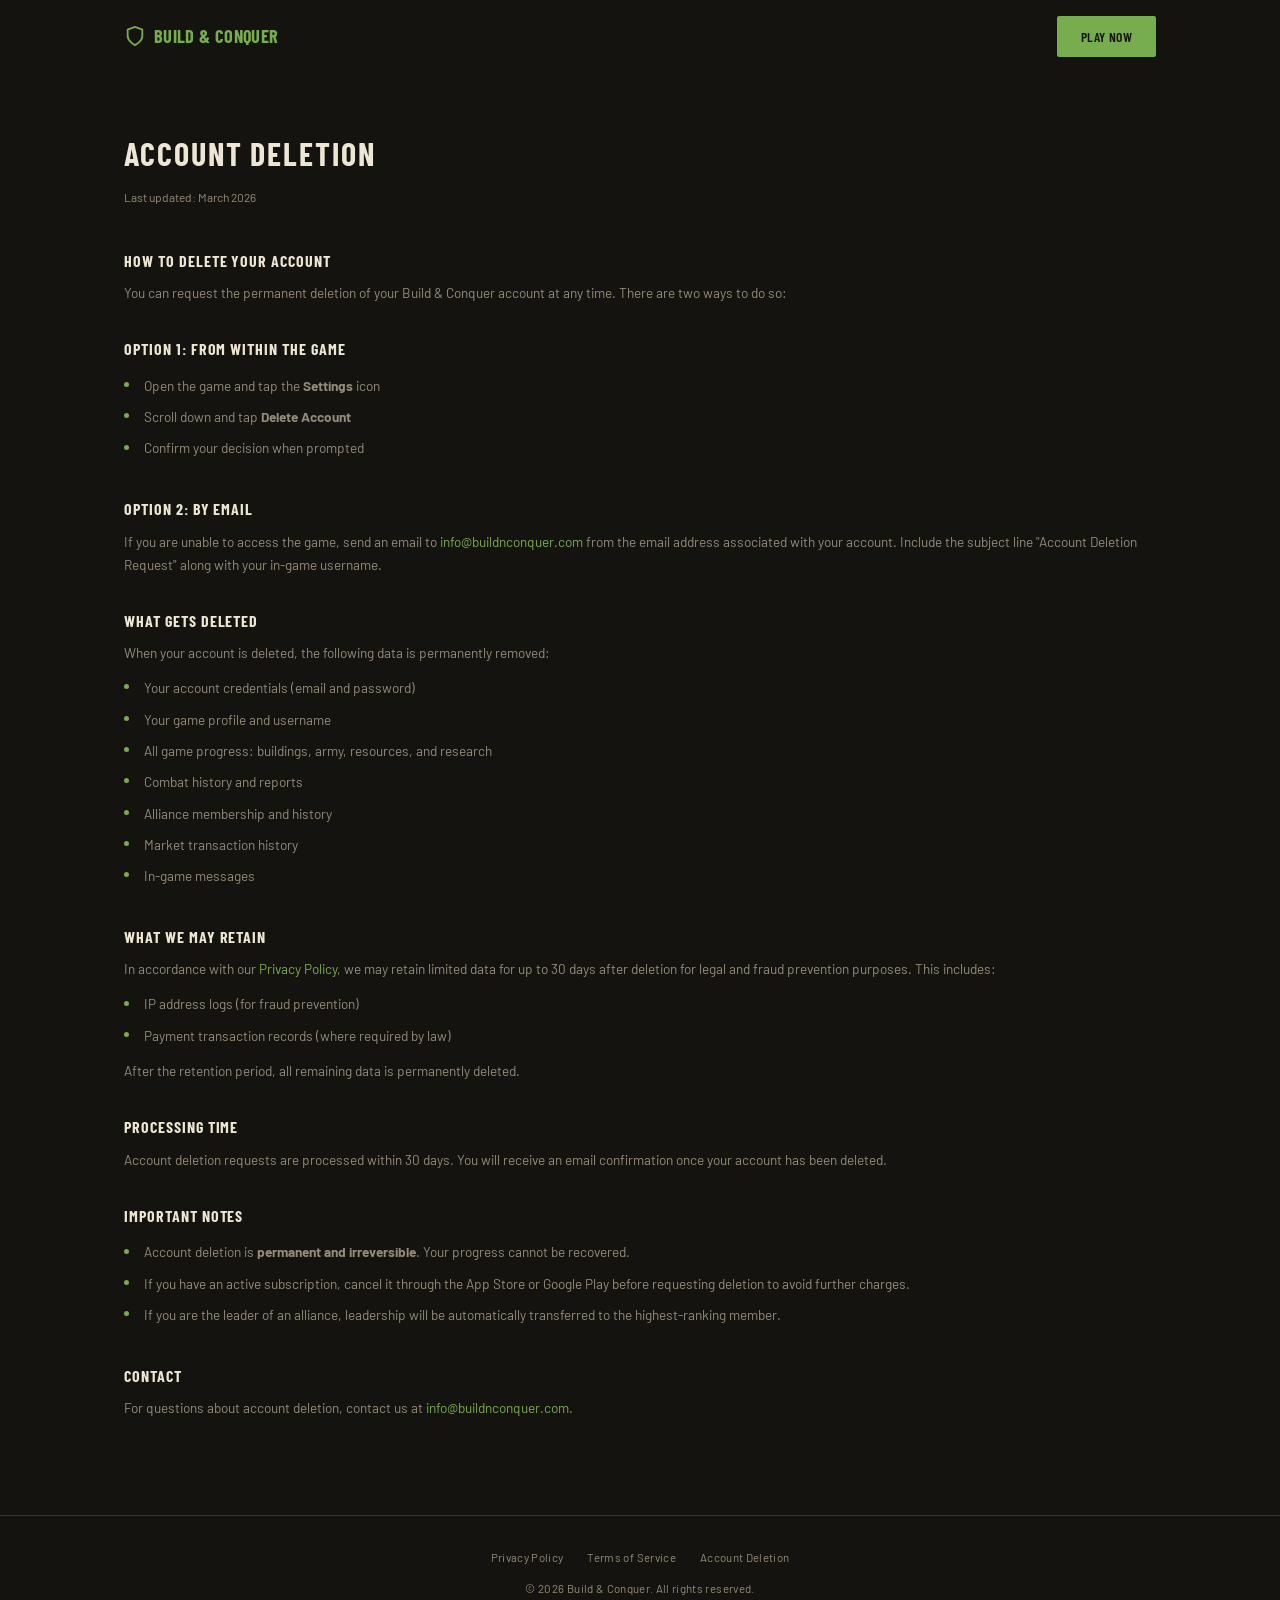
<file: deletion.html>
<!DOCTYPE html>
<html lang="en">
<head>
  <meta charset="UTF-8">
  <meta name="viewport" content="width=device-width, initial-scale=1.0">
  <meta name="theme-color" content="#0f1923">
  <meta name="description" content="Build & Conquer - Account Deletion">
  <title>Account Deletion - Build & Conquer</title>
  <link rel="preconnect" href="https://fonts.googleapis.com">
  <link rel="preconnect" href="https://fonts.gstatic.com" crossorigin>
  <link href="https://fonts.googleapis.com/css2?family=Barlow:wght@400;500;600;700&family=Barlow+Condensed:wght@500;600;700&display=swap" rel="stylesheet">
  <link rel="icon" type="image/png" href="favicon.png">
  <link rel="apple-touch-icon" href="apple-touch-icon.png">
  <link rel="stylesheet" href="styles.css">
</head>
<body>

  <!-- Nav -->
  <nav class="nav scrolled" id="nav">
    <div class="container nav-inner">
      <a href="index.html" class="nav-logo">
        <svg viewBox="0 0 24 24" fill="none" stroke="currentColor" stroke-width="2" stroke-linecap="round" stroke-linejoin="round"><path d="M12 22s8-4 8-10V5l-8-3-8 3v7c0 6 8 10 8 10z"/></svg>
        Build &amp; Conquer
      </a>
      <a href="/register" class="btn btn-cta">Play Now</a>
    </div>
  </nav>

  <main class="legal-content">
    <div class="container">
      <h1>Account Deletion</h1>
      <p class="legal-updated">Last updated: March 2026</p>

      <section>
        <h2>How to Delete Your Account</h2>
        <p>You can request the permanent deletion of your Build & Conquer account at any time. There are two ways to do so:</p>
      </section>

      <section>
        <h2>Option 1: From Within the Game</h2>
        <ul>
          <li>Open the game and tap the <strong>Settings</strong> icon</li>
          <li>Scroll down and tap <strong>Delete Account</strong></li>
          <li>Confirm your decision when prompted</li>
        </ul>
      </section>

      <section>
        <h2>Option 2: By Email</h2>
        <p>If you are unable to access the game, send an email to <a href="mailto:info@buildnconquer.com">info@buildnconquer.com</a> from the email address associated with your account. Include the subject line "Account Deletion Request" along with your in-game username.</p>
      </section>

      <section>
        <h2>What Gets Deleted</h2>
        <p>When your account is deleted, the following data is permanently removed:</p>
        <ul>
          <li>Your account credentials (email and password)</li>
          <li>Your game profile and username</li>
          <li>All game progress: buildings, army, resources, and research</li>
          <li>Combat history and reports</li>
          <li>Alliance membership and history</li>
          <li>Market transaction history</li>
          <li>In-game messages</li>
        </ul>
      </section>

      <section>
        <h2>What We May Retain</h2>
        <p>In accordance with our <a href="privacy.html">Privacy Policy</a>, we may retain limited data for up to 30 days after deletion for legal and fraud prevention purposes. This includes:</p>
        <ul>
          <li>IP address logs (for fraud prevention)</li>
          <li>Payment transaction records (where required by law)</li>
        </ul>
        <p>After the retention period, all remaining data is permanently deleted.</p>
      </section>

      <section>
        <h2>Processing Time</h2>
        <p>Account deletion requests are processed within 30 days. You will receive an email confirmation once your account has been deleted.</p>
      </section>

      <section>
        <h2>Important Notes</h2>
        <ul>
          <li>Account deletion is <strong>permanent and irreversible</strong>. Your progress cannot be recovered.</li>
          <li>If you have an active subscription, cancel it through the App Store or Google Play before requesting deletion to avoid further charges.</li>
          <li>If you are the leader of an alliance, leadership will be automatically transferred to the highest-ranking member.</li>
        </ul>
      </section>

      <section>
        <h2>Contact</h2>
        <p>For questions about account deletion, contact us at <a href="mailto:info@buildnconquer.com">info@buildnconquer.com</a>.</p>
      </section>
    </div>
  </main>

  <!-- Footer -->
  <footer>
    <div class="container">
      <div class="footer-links">
        <a href="privacy.html">Privacy Policy</a>
        <a href="terms.html">Terms of Service</a>
        <a href="deletion.html">Account Deletion</a>
      </div>
      <p>&copy; 2026 Build &amp; Conquer. All rights reserved.</p>
    </div>
  </footer>

  <script>
    const nav = document.getElementById('nav');
    window.addEventListener('scroll', () => {
      nav.classList.toggle('scrolled', window.scrollY > 40);
    }, { passive: true });
  </script>

</body>
</html>
</file>
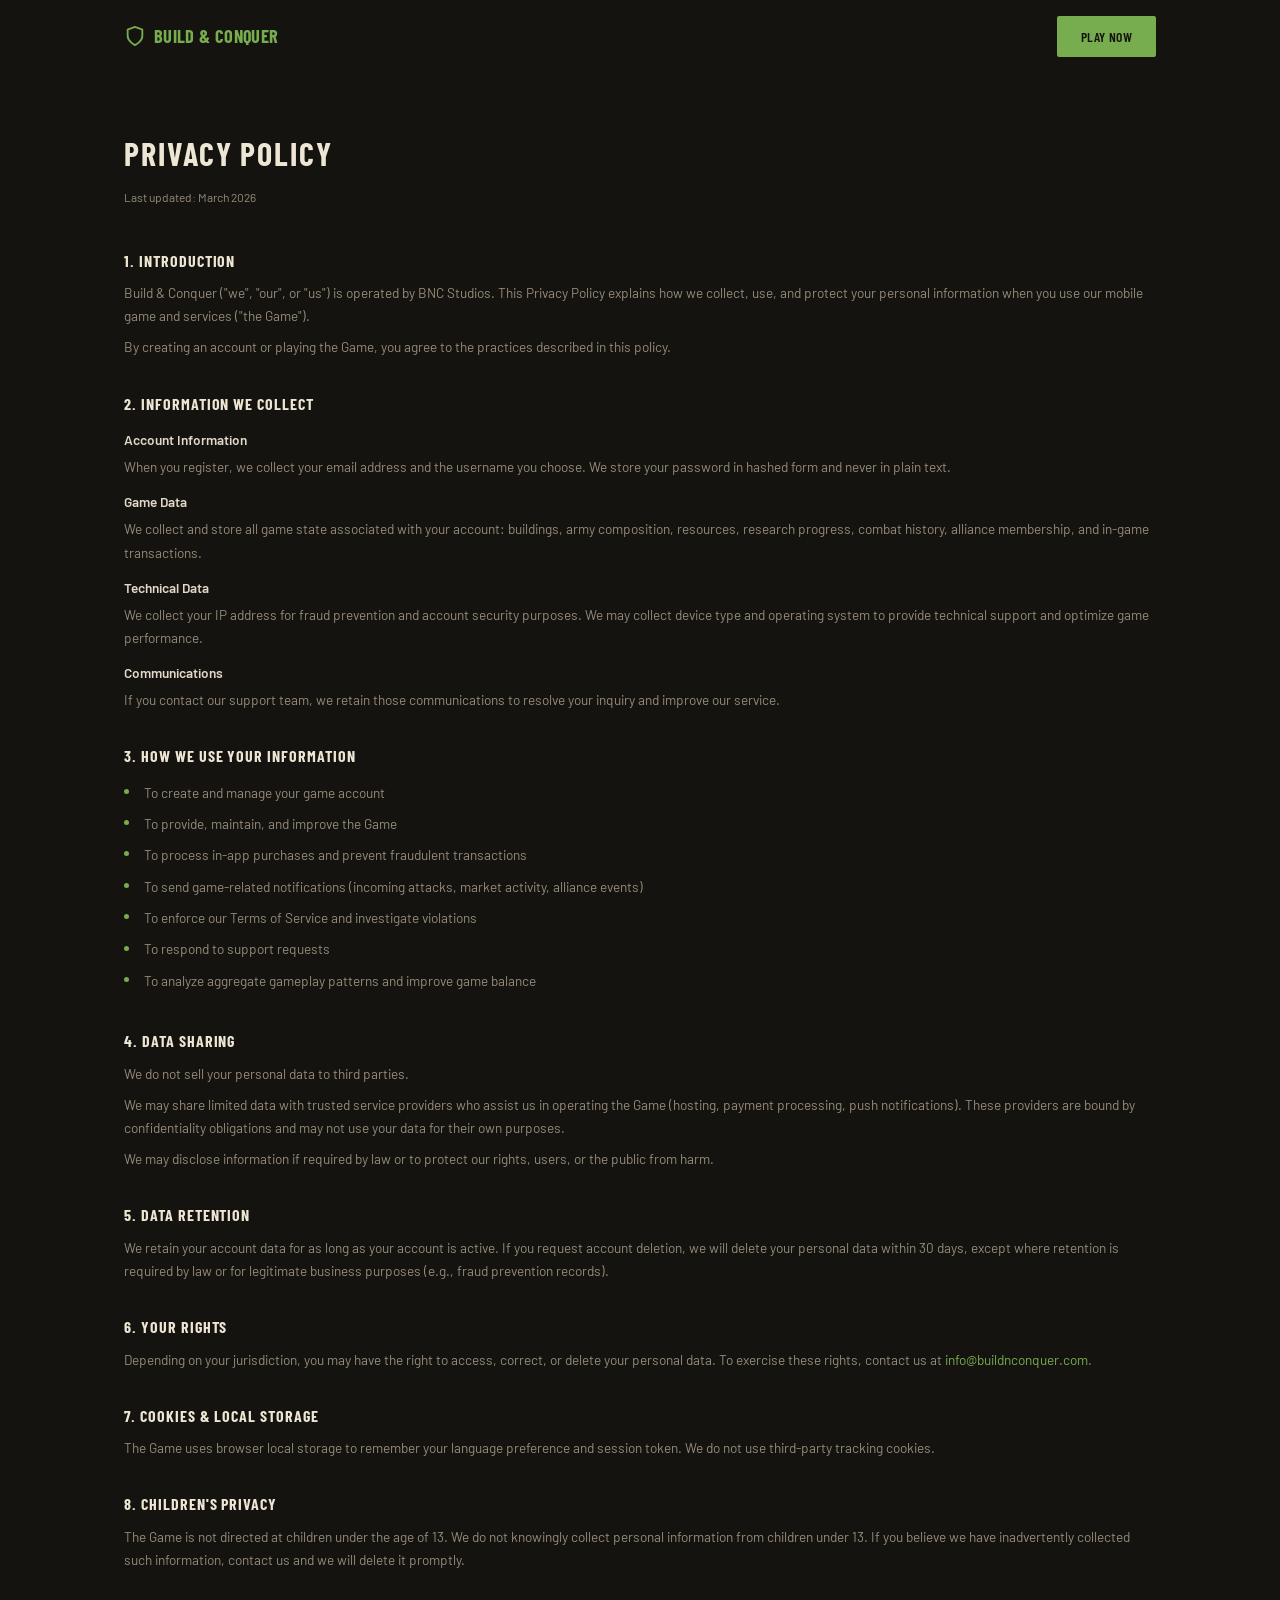
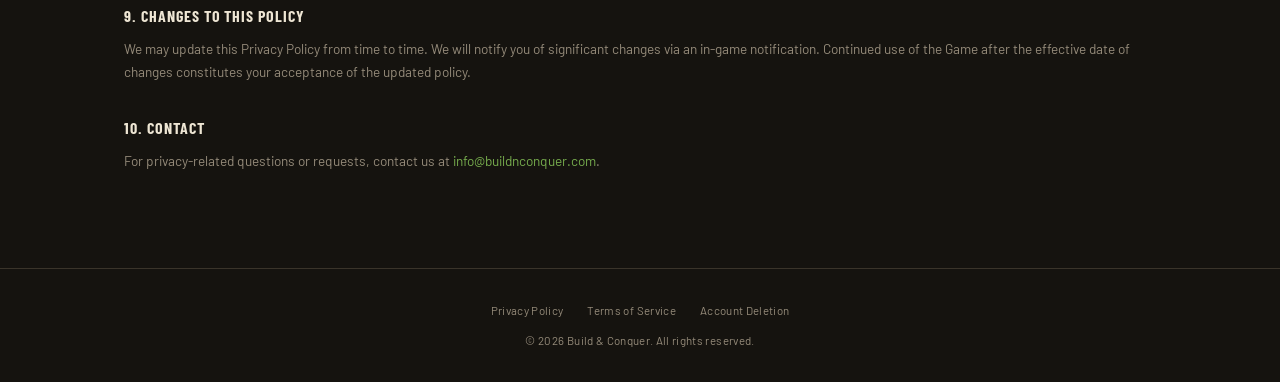
<file: privacy.html>
<!DOCTYPE html>
<html lang="en">
<head>
  <meta charset="UTF-8">
  <meta name="viewport" content="width=device-width, initial-scale=1.0">
  <meta name="theme-color" content="#0f1923">
  <meta name="description" content="Build & Conquer - Privacy Policy">
  <title>Privacy Policy - Build & Conquer</title>
  <link rel="preconnect" href="https://fonts.googleapis.com">
  <link rel="preconnect" href="https://fonts.gstatic.com" crossorigin>
  <link href="https://fonts.googleapis.com/css2?family=Barlow:wght@400;500;600;700&family=Barlow+Condensed:wght@500;600;700&display=swap" rel="stylesheet">
  <link rel="icon" type="image/png" href="favicon.png">
  <link rel="apple-touch-icon" href="apple-touch-icon.png">
  <link rel="stylesheet" href="styles.css">
</head>
<body>

  <!-- Nav -->
  <nav class="nav scrolled" id="nav">
    <div class="container nav-inner">
      <a href="index.html" class="nav-logo">
        <svg viewBox="0 0 24 24" fill="none" stroke="currentColor" stroke-width="2" stroke-linecap="round" stroke-linejoin="round"><path d="M12 22s8-4 8-10V5l-8-3-8 3v7c0 6 8 10 8 10z"/></svg>
        Build &amp; Conquer
      </a>
      <a href="/register" class="btn btn-cta">Play Now</a>
    </div>
  </nav>

  <main class="legal-content">
    <div class="container">
      <h1>Privacy Policy</h1>
      <p class="legal-updated">Last updated: March 2026</p>

      <section>
        <h2>1. Introduction</h2>
        <p>Build & Conquer ("we", "our", or "us") is operated by BNC Studios. This Privacy Policy explains how we collect, use, and protect your personal information when you use our mobile game and services ("the Game").</p>
        <p>By creating an account or playing the Game, you agree to the practices described in this policy.</p>
      </section>

      <section>
        <h2>2. Information We Collect</h2>
        <p class="subtitle">Account Information</p>
        <p>When you register, we collect your email address and the username you choose. We store your password in hashed form and never in plain text.</p>
        <p class="subtitle">Game Data</p>
        <p>We collect and store all game state associated with your account: buildings, army composition, resources, research progress, combat history, alliance membership, and in-game transactions.</p>
        <p class="subtitle">Technical Data</p>
        <p>We collect your IP address for fraud prevention and account security purposes. We may collect device type and operating system to provide technical support and optimize game performance.</p>
        <p class="subtitle">Communications</p>
        <p>If you contact our support team, we retain those communications to resolve your inquiry and improve our service.</p>
      </section>

      <section>
        <h2>3. How We Use Your Information</h2>
        <ul>
          <li>To create and manage your game account</li>
          <li>To provide, maintain, and improve the Game</li>
          <li>To process in-app purchases and prevent fraudulent transactions</li>
          <li>To send game-related notifications (incoming attacks, market activity, alliance events)</li>
          <li>To enforce our Terms of Service and investigate violations</li>
          <li>To respond to support requests</li>
          <li>To analyze aggregate gameplay patterns and improve game balance</li>
        </ul>
      </section>

      <section>
        <h2>4. Data Sharing</h2>
        <p>We do not sell your personal data to third parties.</p>
        <p>We may share limited data with trusted service providers who assist us in operating the Game (hosting, payment processing, push notifications). These providers are bound by confidentiality obligations and may not use your data for their own purposes.</p>
        <p>We may disclose information if required by law or to protect our rights, users, or the public from harm.</p>
      </section>

      <section>
        <h2>5. Data Retention</h2>
        <p>We retain your account data for as long as your account is active. If you request account deletion, we will delete your personal data within 30 days, except where retention is required by law or for legitimate business purposes (e.g., fraud prevention records).</p>
      </section>

      <section>
        <h2>6. Your Rights</h2>
        <p>Depending on your jurisdiction, you may have the right to access, correct, or delete your personal data. To exercise these rights, contact us at <a href="mailto:info@buildnconquer.com">info@buildnconquer.com</a>.</p>
      </section>

      <section>
        <h2>7. Cookies &amp; Local Storage</h2>
        <p>The Game uses browser local storage to remember your language preference and session token. We do not use third-party tracking cookies.</p>
      </section>

      <section>
        <h2>8. Children's Privacy</h2>
        <p>The Game is not directed at children under the age of 13. We do not knowingly collect personal information from children under 13. If you believe we have inadvertently collected such information, contact us and we will delete it promptly.</p>
      </section>

      <section>
        <h2>9. Changes to This Policy</h2>
        <p>We may update this Privacy Policy from time to time. We will notify you of significant changes via an in-game notification. Continued use of the Game after the effective date of changes constitutes your acceptance of the updated policy.</p>
      </section>

      <section>
        <h2>10. Contact</h2>
        <p>For privacy-related questions or requests, contact us at <a href="mailto:info@buildnconquer.com">info@buildnconquer.com</a>.</p>
      </section>
    </div>
  </main>

  <!-- Footer -->
  <footer>
    <div class="container">
      <div class="footer-links">
        <a href="privacy.html">Privacy Policy</a>
        <a href="terms.html">Terms of Service</a>
        <a href="deletion.html">Account Deletion</a>
      </div>
      <p>&copy; 2026 Build &amp; Conquer. All rights reserved.</p>
    </div>
  </footer>

  <script>
    const nav = document.getElementById('nav');
    window.addEventListener('scroll', () => {
      nav.classList.toggle('scrolled', window.scrollY > 40);
    }, { passive: true });
  </script>

</body>
</html>
</file>
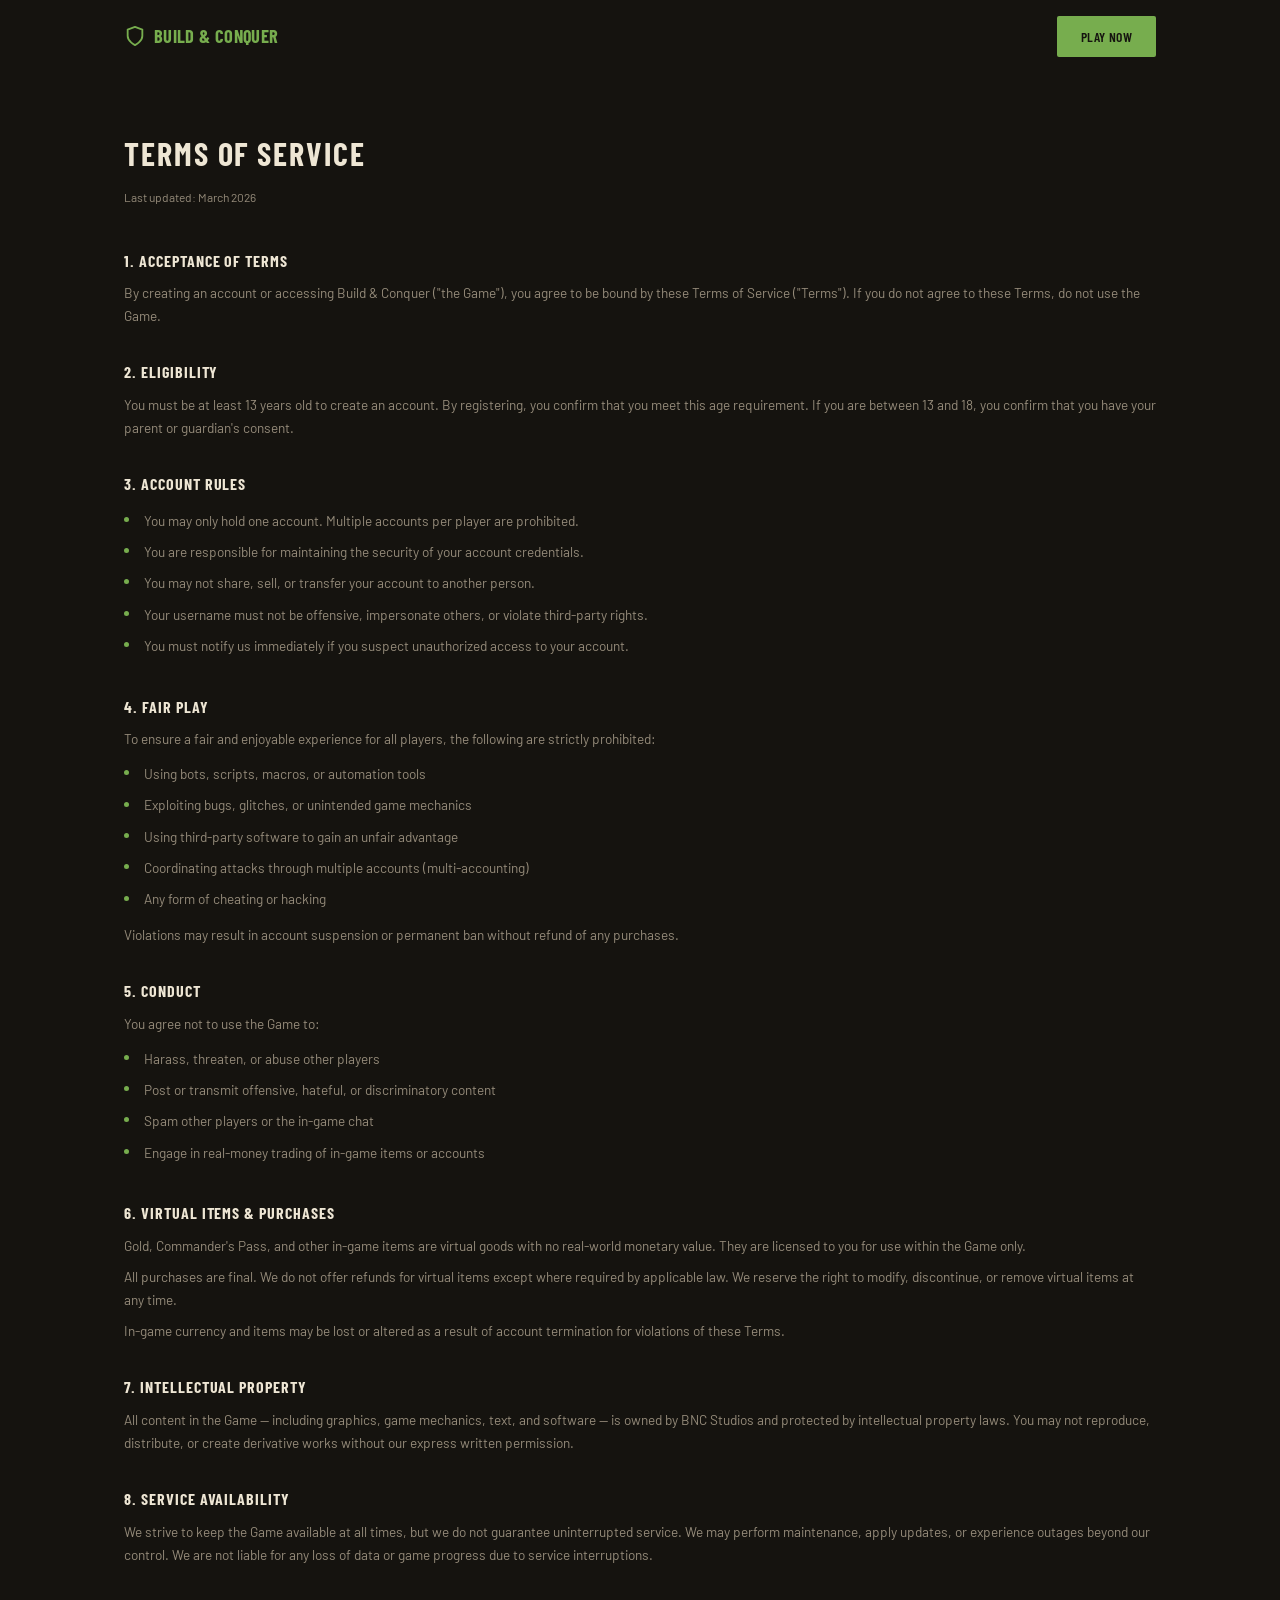
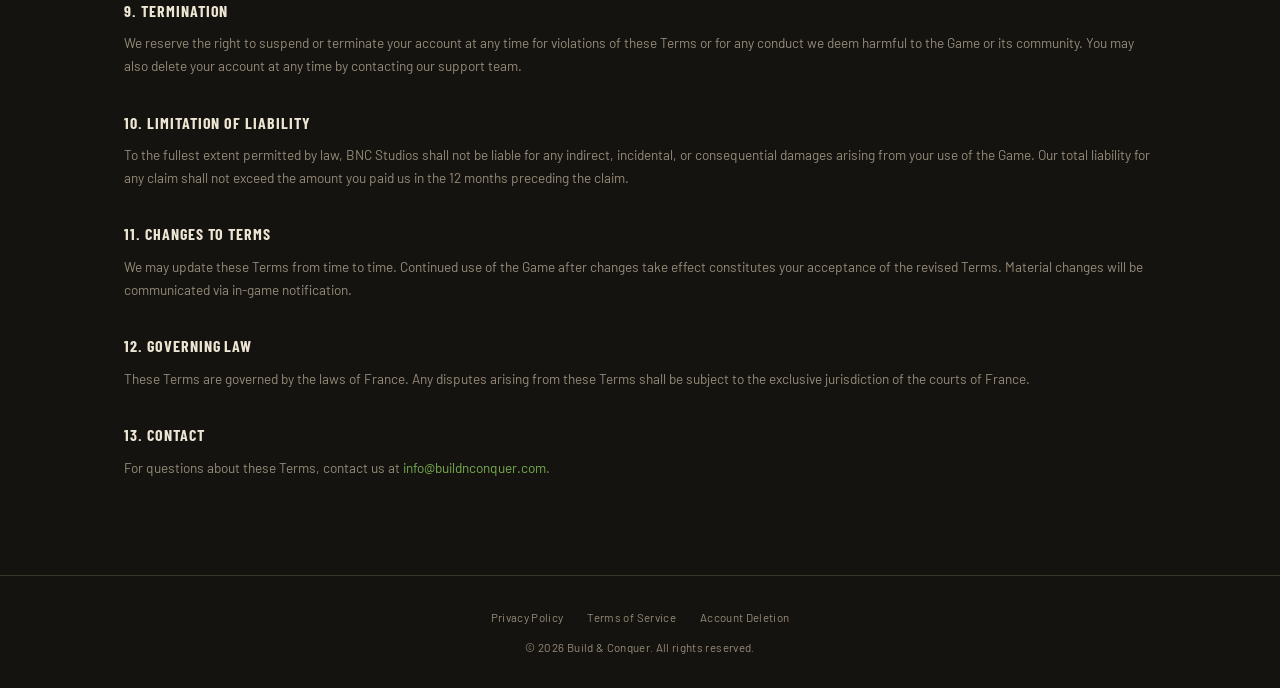
<file: terms.html>
<!DOCTYPE html>
<html lang="en">
<head>
  <meta charset="UTF-8">
  <meta name="viewport" content="width=device-width, initial-scale=1.0">
  <meta name="theme-color" content="#0f1923">
  <meta name="description" content="Build & Conquer - Terms of Service">
  <title>Terms of Service - Build & Conquer</title>
  <link rel="preconnect" href="https://fonts.googleapis.com">
  <link rel="preconnect" href="https://fonts.gstatic.com" crossorigin>
  <link href="https://fonts.googleapis.com/css2?family=Barlow:wght@400;500;600;700&family=Barlow+Condensed:wght@500;600;700&display=swap" rel="stylesheet">
  <link rel="icon" type="image/png" href="favicon.png">
  <link rel="apple-touch-icon" href="apple-touch-icon.png">
  <link rel="stylesheet" href="styles.css">
</head>
<body>

  <!-- Nav -->
  <nav class="nav scrolled" id="nav">
    <div class="container nav-inner">
      <a href="index.html" class="nav-logo">
        <svg viewBox="0 0 24 24" fill="none" stroke="currentColor" stroke-width="2" stroke-linecap="round" stroke-linejoin="round"><path d="M12 22s8-4 8-10V5l-8-3-8 3v7c0 6 8 10 8 10z"/></svg>
        Build &amp; Conquer
      </a>
      <a href="/register" class="btn btn-cta">Play Now</a>
    </div>
  </nav>

  <main class="legal-content">
    <div class="container">
      <h1>Terms of Service</h1>
      <p class="legal-updated">Last updated: March 2026</p>

      <section>
        <h2>1. Acceptance of Terms</h2>
        <p>By creating an account or accessing Build & Conquer ("the Game"), you agree to be bound by these Terms of Service ("Terms"). If you do not agree to these Terms, do not use the Game.</p>
      </section>

      <section>
        <h2>2. Eligibility</h2>
        <p>You must be at least 13 years old to create an account. By registering, you confirm that you meet this age requirement. If you are between 13 and 18, you confirm that you have your parent or guardian's consent.</p>
      </section>

      <section>
        <h2>3. Account Rules</h2>
        <ul>
          <li>You may only hold one account. Multiple accounts per player are prohibited.</li>
          <li>You are responsible for maintaining the security of your account credentials.</li>
          <li>You may not share, sell, or transfer your account to another person.</li>
          <li>Your username must not be offensive, impersonate others, or violate third-party rights.</li>
          <li>You must notify us immediately if you suspect unauthorized access to your account.</li>
        </ul>
      </section>

      <section>
        <h2>4. Fair Play</h2>
        <p>To ensure a fair and enjoyable experience for all players, the following are strictly prohibited:</p>
        <ul>
          <li>Using bots, scripts, macros, or automation tools</li>
          <li>Exploiting bugs, glitches, or unintended game mechanics</li>
          <li>Using third-party software to gain an unfair advantage</li>
          <li>Coordinating attacks through multiple accounts (multi-accounting)</li>
          <li>Any form of cheating or hacking</li>
        </ul>
        <p>Violations may result in account suspension or permanent ban without refund of any purchases.</p>
      </section>

      <section>
        <h2>5. Conduct</h2>
        <p>You agree not to use the Game to:</p>
        <ul>
          <li>Harass, threaten, or abuse other players</li>
          <li>Post or transmit offensive, hateful, or discriminatory content</li>
          <li>Spam other players or the in-game chat</li>
          <li>Engage in real-money trading of in-game items or accounts</li>
        </ul>
      </section>

      <section>
        <h2>6. Virtual Items &amp; Purchases</h2>
        <p>Gold, Commander's Pass, and other in-game items are virtual goods with no real-world monetary value. They are licensed to you for use within the Game only.</p>
        <p>All purchases are final. We do not offer refunds for virtual items except where required by applicable law. We reserve the right to modify, discontinue, or remove virtual items at any time.</p>
        <p>In-game currency and items may be lost or altered as a result of account termination for violations of these Terms.</p>
      </section>

      <section>
        <h2>7. Intellectual Property</h2>
        <p>All content in the Game — including graphics, game mechanics, text, and software — is owned by BNC Studios and protected by intellectual property laws. You may not reproduce, distribute, or create derivative works without our express written permission.</p>
      </section>

      <section>
        <h2>8. Service Availability</h2>
        <p>We strive to keep the Game available at all times, but we do not guarantee uninterrupted service. We may perform maintenance, apply updates, or experience outages beyond our control. We are not liable for any loss of data or game progress due to service interruptions.</p>
      </section>

      <section>
        <h2>9. Termination</h2>
        <p>We reserve the right to suspend or terminate your account at any time for violations of these Terms or for any conduct we deem harmful to the Game or its community. You may also delete your account at any time by contacting our support team.</p>
      </section>

      <section>
        <h2>10. Limitation of Liability</h2>
        <p>To the fullest extent permitted by law, BNC Studios shall not be liable for any indirect, incidental, or consequential damages arising from your use of the Game. Our total liability for any claim shall not exceed the amount you paid us in the 12 months preceding the claim.</p>
      </section>

      <section>
        <h2>11. Changes to Terms</h2>
        <p>We may update these Terms from time to time. Continued use of the Game after changes take effect constitutes your acceptance of the revised Terms. Material changes will be communicated via in-game notification.</p>
      </section>

      <section>
        <h2>12. Governing Law</h2>
        <p>These Terms are governed by the laws of France. Any disputes arising from these Terms shall be subject to the exclusive jurisdiction of the courts of France.</p>
      </section>

      <section>
        <h2>13. Contact</h2>
        <p>For questions about these Terms, contact us at <a href="mailto:info@buildnconquer.com">info@buildnconquer.com</a>.</p>
      </section>
    </div>
  </main>

  <!-- Footer -->
  <footer>
    <div class="container">
      <div class="footer-links">
        <a href="privacy.html">Privacy Policy</a>
        <a href="terms.html">Terms of Service</a>
        <a href="deletion.html">Account Deletion</a>
      </div>
      <p>&copy; 2026 Build &amp; Conquer. All rights reserved.</p>
    </div>
  </footer>

  <script>
    const nav = document.getElementById('nav');
    window.addEventListener('scroll', () => {
      nav.classList.toggle('scrolled', window.scrollY > 40);
    }, { passive: true });
  </script>

</body>
</html>
</file>
<file: styles.css>
:root {
  /* Plotting Table palette (app DESIGN.md): warm night map, paper ink, army green */
  --bg: #15130f;
  --surface: #1b1813;
  --primary: #110f0c;
  --primary-light: #221e18;
  --accent: #77ad4e;
  --accent-dark: #5e8f3b;
  --accent-glow: rgba(0, 0, 0, 0.45);
  --gold: #e8d15b;
  --gold-dark: #cfb43c;
  --info: #e8a447;
  --info-dark: #c98a33;
  --danger: #f07263;
  --danger-dark: #d9574a;
  --muted: #958b7a;
  --border: #3a342a;
  --text: #e2dac8;
  --text-bright: #eee6d4;
}

*, *::before, *::after {
  box-sizing: border-box;
  margin: 0;
  padding: 0;
}

html {
  scroll-behavior: smooth;
}

body {
  font-family: 'Barlow', -apple-system, BlinkMacSystemFont, sans-serif;
  background: var(--bg);
  color: var(--text);
  -webkit-font-smoothing: antialiased;
  -moz-osx-font-smoothing: grayscale;
  overflow-x: hidden;
  line-height: 1.6;
}

h1, h2, h3, .nav-logo, .highlight-number, .cta-title {
  font-family: 'Barlow Condensed', sans-serif;
  font-weight: 700;
  text-transform: uppercase;
  letter-spacing: 0.06em;
}

.container {
  max-width: 1080px;
  margin: 0 auto;
  padding: 0 1.5rem;
}

a { text-decoration: none; color: inherit; }

/* ---- Scrollbar ---- */
::-webkit-scrollbar { width: 6px; }
::-webkit-scrollbar-track { background: var(--bg); }
::-webkit-scrollbar-thumb { background: var(--border); border-radius: 3px; }

/* ---- Nav ---- */
.nav {
  position: fixed;
  top: 0;
  left: 0;
  right: 0;
  z-index: 100;
  padding: 1rem 0;
  transition: background 0.3s, box-shadow 0.3s, padding 0.3s;
}

.nav.scrolled {
  background: rgba(21, 19, 15, 0.95);
  backdrop-filter: blur(12px);
  -webkit-backdrop-filter: blur(12px);
  box-shadow: 0 1px 0 var(--border);
  padding: 0.6rem 0;
}

.nav-inner {
  display: flex;
  align-items: center;
  justify-content: space-between;
}

.nav-logo {
  font-size: 1.15rem;
  color: var(--accent);
  letter-spacing: 0.02em;
  display: flex;
  align-items: center;
  gap: 0.5rem;
}

.nav-logo svg {
  width: 22px;
  height: 22px;
}

.btn {
  display: inline-flex;
  align-items: center;
  justify-content: center;
  font-family: 'Barlow Condensed', sans-serif;
  font-weight: 600;
  border: none;
  cursor: pointer;
  transition: all 0.2s;
}

.btn-cta {
  background: var(--accent);
  color: var(--bg);
  padding: 0.6rem 1.5rem;
  border-radius: 2px;
  font-size: 0.85rem;
  letter-spacing: 0.03em;
  text-transform: uppercase;
}

.btn-cta:hover {
  background: var(--accent-dark);
  box-shadow: 0 6px 16px var(--accent-glow);
  transform: translateY(-1px);
}

.btn-cta-large {
  padding: 1rem 3rem;
  font-size: 1.05rem;
  border-radius: 3px;
  box-shadow: 0 10px 24px var(--accent-glow);
}

.btn-cta-large:hover {
  box-shadow: 0 14px 30px var(--accent-glow);
}

/* ---- Icon helpers ---- */
.icon {
  display: inline-flex;
  align-items: center;
  justify-content: center;
  flex-shrink: 0;
}

.icon svg {
  width: 100%;
  height: 100%;
}

.icon-sm { width: 20px; height: 20px; }
.icon-md { width: 28px; height: 28px; }
.icon-lg { width: 36px; height: 36px; }
.icon-xl { width: 48px; height: 48px; }

/* ---- Section ---- */
.section {
  padding: 5rem 0;
  position: relative;
}

.section-alt {
  background: var(--surface);
}

.section-header {
  margin-bottom: 2.5rem;
}

.section-label {
  display: inline-flex;
  align-items: center;
  gap: 0.5rem;
  font-size: 0.7rem;
  font-weight: 700;
  text-transform: uppercase;
  letter-spacing: 0.15em;
  color: var(--muted);
  margin-bottom: 0.75rem;
}

.section-label::before {
  content: '';
  display: block;
  width: 20px;
  height: 1px;
  background: var(--muted);
}

.section-title {
  font-size: clamp(1.5rem, 4vw, 2rem);
  color: var(--text-bright);
  margin-bottom: 0.5rem;
  line-height: 1.2;
}

.section-subtitle {
  color: var(--muted);
  font-size: 0.9rem;
  max-width: 560px;
  line-height: 1.7;
}

/* ---- Hero ---- */
.hero {
  min-height: 100vh;
  display: flex;
  align-items: center;
  justify-content: center;
  text-align: center;
  position: relative;
  overflow: hidden;
}

.hero::before {
  content: '';
  position: absolute;
  inset: 0;
  background:
    radial-gradient(ellipse 80% 60% at 50% 40%, rgba(17, 15, 12, 0.8) 0%, transparent 70%),
    radial-gradient(circle at 50% 50%, rgba(119, 173, 78, 0.03) 0%, transparent 50%);
  pointer-events: none;
}

.hero-grid {
  position: absolute;
  inset: 0;
  background-image:
    linear-gradient(rgba(58, 52, 42, 0.08) 1px, transparent 1px),
    linear-gradient(90deg, rgba(58, 52, 42, 0.08) 1px, transparent 1px);
  background-size: 60px 60px;
  mask-image: radial-gradient(ellipse 70% 60% at 50% 50%, black 20%, transparent 70%);
  -webkit-mask-image: radial-gradient(ellipse 70% 60% at 50% 50%, black 20%, transparent 70%);
}

.hero-radar {
  position: absolute;
  width: 600px;
  height: 600px;
  top: 50%;
  left: 50%;
  transform: translate(-50%, -50%);
  border-radius: 50%;
  pointer-events: none;
  opacity: 0.08;
}

.hero-radar::before {
  content: '';
  position: absolute;
  inset: 0;
  border: 1px solid var(--accent);
  border-radius: 50%;
}

.hero-radar::after {
  content: '';
  position: absolute;
  top: 50%;
  left: 50%;
  width: 50%;
  height: 2px;
  background: linear-gradient(90deg, var(--accent), transparent);
  transform-origin: left center;
  animation: radar-sweep 6s linear infinite;
}

@keyframes radar-sweep {
  from { transform: rotate(0deg); }
  to { transform: rotate(360deg); }
}

.hero-content {
  position: relative;
  z-index: 2;
  padding: 2rem 1.5rem;
}

.hero-badge {
  display: inline-flex;
  align-items: center;
  gap: 0.5rem;
  text-transform: uppercase;
  letter-spacing: 0.25em;
  font-size: 0.7rem;
  font-weight: 600;
  color: var(--muted);
  margin-bottom: 1.5rem;
  padding: 0.4rem 1rem;
  border: 1px solid var(--border);
  border-radius: 4px;
  background: rgba(17, 15, 12, 0.5);
}

.hero-badge .dot {
  width: 6px;
  height: 6px;
  border-radius: 50%;
  background: var(--accent);
  animation: pulse-dot 2s ease-in-out infinite;
}

@keyframes pulse-dot {
  0%, 100% { opacity: 1; }
  50% { opacity: 0.3; }
}

.hero-title {
  font-size: clamp(2.75rem, 9vw, 5rem);
  color: var(--text-bright);
  line-height: 1.05;
  margin-bottom: 0.25rem;
}

.hero-title span {
  color: var(--accent);
}

.hero-tagline {
  font-size: clamp(1rem, 2.5vw, 1.2rem);
  color: var(--muted);
  margin-bottom: 2.5rem;
  font-weight: 400;
  letter-spacing: 0.02em;
}

.hero-cta-group {
  display: flex;
  align-items: center;
  justify-content: center;
  gap: 1rem;
  flex-wrap: wrap;
}

.hero-meta {
  display: flex;
  align-items: center;
  justify-content: center;
  gap: 0.35rem;
  font-size: 0.75rem;
  color: var(--muted);
  font-weight: 500;
}

/* ---- Store badges ---- */
.store-badge {
  display: inline-block;
  transition: transform 0.2s, opacity 0.2s;
  opacity: 0.9;
}

.store-badge:hover {
  transform: translateY(-2px);
  opacity: 1;
}

.store-badge img {
  height: 54px;
  width: auto;
  display: block;
}

.store-badge--google img {
  height: 76px;
}

@media (max-width: 400px) {
  .store-badge img {
    height: 44px;
  }

  .store-badge--google img {
    height: 62px;
  }
}

.scroll-indicator {
  position: absolute;
  bottom: 2rem;
  left: 50%;
  transform: translateX(-50%);
  animation: float-down 2.5s ease-in-out infinite;
  color: var(--muted);
}

.scroll-indicator svg {
  width: 24px;
  height: 24px;
}

@keyframes float-down {
  0%, 100% { transform: translateX(-50%) translateY(0); opacity: 0.6; }
  50% { transform: translateX(-50%) translateY(10px); opacity: 1; }
}

/* ---- Highlights ---- */
.highlights {
  padding: 3rem 0;
  border-bottom: 1px solid var(--border);
}

.highlights-grid {
  display: grid;
  grid-template-columns: repeat(2, 1fr);
  gap: 1rem;
}

.highlight-card {
  background: var(--primary);
  border: 1px solid var(--border);
  border-radius: 3px;
  padding: 1.25rem 1rem;
  text-align: center;
  position: relative;
  overflow: hidden;
}

.highlight-card::before {
  content: '';
  position: absolute;
  top: 0;
  left: 0;
  right: 0;
  height: 2px;
}

.highlight-card:nth-child(1)::before { background: var(--gold); }
.highlight-card:nth-child(2)::before { background: var(--danger); }
.highlight-card:nth-child(3)::before { background: var(--accent); }
.highlight-card:nth-child(4)::before { background: var(--info); }

.highlight-icon {
  margin-bottom: 0.5rem;
  display: flex;
  justify-content: center;
}

.highlight-icon svg {
  width: 28px;
  height: 28px;
}

.highlight-number {
  font-size: 1.3rem;
  line-height: 1.2;
}

.highlight-label {
  font-size: 0.7rem;
  color: var(--muted);
  text-transform: uppercase;
  letter-spacing: 0.05em;
  margin-top: 0.15rem;
  font-weight: 500;
}

/* ---- Cards Grid ---- */
.grid-2 {
  display: grid;
  grid-template-columns: 1fr;
  gap: 1rem;
}

.card {
  background: var(--primary);
  border: 1px solid var(--border);
  border-radius: 3px;
  padding: 1.5rem;
  transition: border-color 0.2s, transform 0.2s, box-shadow 0.2s;
  cursor: default;
}

.card:hover {
  border-color: var(--primary-light);
  transform: translateY(-2px);
}

.card-header {
  display: flex;
  align-items: center;
  gap: 0.75rem;
  margin-bottom: 0.75rem;
}

.card-icon-wrap {
  width: 40px;
  height: 40px;
  border-radius: 3px;
  display: flex;
  align-items: center;
  justify-content: center;
  flex-shrink: 0;
}

.card-icon-wrap svg {
  width: 22px;
  height: 22px;
}

.card-title {
  font-family: 'Barlow Condensed', sans-serif;
  font-weight: 700;
  font-size: 0.95rem;
  color: var(--text-bright);
}

.card-text {
  color: var(--muted);
  font-size: 0.8rem;
  line-height: 1.6;
}

/* Category colors */
.card-production .card-icon-wrap { background: rgba(119, 173, 78, 0.1); }
.card-production .card-icon-wrap svg { color: var(--accent); }
.card-production { border-top: 2px solid rgba(119, 173, 78, 0.3); }

.card-military .card-icon-wrap { background: rgba(240, 114, 99, 0.1); }
.card-military .card-icon-wrap svg { color: var(--danger); }
.card-military { border-top: 2px solid rgba(240, 114, 99, 0.3); }

.card-defense .card-icon-wrap { background: rgba(232, 164, 71, 0.1); }
.card-defense .card-icon-wrap svg { color: var(--info); }
.card-defense { border-top: 2px solid rgba(232, 164, 71, 0.3); }

.card-support .card-icon-wrap { background: rgba(232, 209, 91, 0.1); }
.card-support .card-icon-wrap svg { color: var(--gold); }
.card-support { border-top: 2px solid rgba(232, 209, 91, 0.3); }

.category-badge {
  display: inline-block;
  font-size: 0.6rem;
  font-weight: 700;
  text-transform: uppercase;
  letter-spacing: 0.08em;
  padding: 0.15rem 0.5rem;
  border-radius: 3px;
}

.badge-production { background: rgba(119, 173, 78, 0.12); color: var(--accent); }
.badge-military { background: rgba(240, 114, 99, 0.12); color: var(--danger); }
.badge-defense { background: rgba(232, 164, 71, 0.12); color: var(--info); }
.badge-support { background: rgba(232, 209, 91, 0.12); color: var(--gold); }

/* ---- Resources ---- */
.resource-grid {
  display: grid;
  grid-template-columns: repeat(2, 1fr);
  gap: 1rem;
  margin-bottom: 2rem;
}

.resource-card {
  background: var(--primary);
  border: 1px solid var(--border);
  border-radius: 3px;
  padding: 1.25rem;
  text-align: center;
  transition: border-color 0.2s, transform 0.2s;
}

.resource-card:hover {
  border-color: var(--primary-light);
  transform: translateY(-1px);
}

.resource-icon {
  display: flex;
  justify-content: center;
  margin-bottom: 0.5rem;
}

.resource-icon svg {
  width: 32px;
  height: 32px;
}

.resource-name {
  font-weight: 700;
  font-size: 0.85rem;
  color: var(--text-bright);
}

.resource-desc {
  font-size: 0.7rem;
  color: var(--muted);
  margin-top: 0.1rem;
}

.advanced-resources {
  text-align: center;
}

.advanced-label {
  font-size: 0.65rem;
  color: var(--muted);
  text-transform: uppercase;
  letter-spacing: 0.15em;
  margin-bottom: 0.75rem;
  font-weight: 600;
}

.pill {
  display: inline-block;
  background: var(--primary-light);
  border: 1px solid var(--border);
  border-radius: 4px;
  padding: 0.3rem 0.8rem;
  font-size: 0.7rem;
  font-weight: 600;
  color: var(--muted);
  margin: 0.2rem;
  transition: border-color 0.2s, color 0.2s;
}

.pill:hover {
  border-color: var(--muted);
  color: var(--text);
}

/* ---- Split section ---- */
.split {
  display: grid;
  grid-template-columns: 1fr;
  gap: 2.5rem;
}

.panel {
  background: var(--primary);
  border: 1px solid var(--border);
  border-radius: 3px;
  padding: 1.5rem;
}

.panel-title {
  font-family: 'Barlow Condensed', sans-serif;
  font-weight: 700;
  font-size: 1rem;
  display: flex;
  align-items: center;
  gap: 0.6rem;
  margin-bottom: 1.25rem;
  color: var(--text-bright);
}

.panel-title svg {
  width: 20px;
  height: 20px;
}

.unit-list {
  list-style: none;
}

.unit-list li {
  display: flex;
  align-items: center;
  gap: 0.75rem;
  padding: 0.7rem 0;
  border-bottom: 1px solid rgba(58, 52, 42, 0.5);
  font-size: 0.85rem;
}

.unit-list li:last-child { border-bottom: none; }

.unit-icon {
  width: 36px;
  height: 36px;
  border-radius: 2px;
  display: flex;
  align-items: center;
  justify-content: center;
  flex-shrink: 0;
}

.unit-icon svg {
  width: 20px;
  height: 20px;
}

.unit-icon.infantry { background: rgba(119, 173, 78, 0.1); color: var(--accent); }
.unit-icon.vehicle { background: rgba(232, 209, 91, 0.1); color: var(--gold); }
.unit-icon.aircraft { background: rgba(232, 164, 71, 0.1); color: var(--info); }
.unit-icon.naval { background: rgba(240, 114, 99, 0.1); color: var(--danger); }

.unit-name { font-weight: 600; color: var(--text-bright); }
.unit-desc { color: var(--muted); font-size: 0.8rem; }

.composition-note {
  margin-top: 1rem;
  padding: 0.75rem 1rem;
  background: rgba(119, 173, 78, 0.06);
  border: 1px solid rgba(119, 173, 78, 0.15);
  border-radius: 2px;
  font-size: 0.78rem;
  color: var(--accent);
  display: flex;
  align-items: center;
  gap: 0.5rem;
}

.combat-list {
  list-style: none;
}

.combat-list li {
  padding: 0.55rem 0;
  padding-left: 1.25rem;
  position: relative;
  font-size: 0.85rem;
  color: var(--text);
  line-height: 1.5;
}

.combat-list li::before {
  content: '';
  position: absolute;
  left: 0;
  top: 50%;
  transform: translateY(-50%);
  width: 5px;
  height: 5px;
  border-radius: 50%;
  background: var(--danger);
}

/* ---- Spy cards ---- */
.spy-grid {
  display: grid;
  grid-template-columns: 1fr;
  gap: 1rem;
}

.spy-card {
  background: var(--primary);
  border: 1px solid rgba(232, 164, 71, 0.12);
  border-radius: 3px;
  padding: 1.5rem;
  transition: border-color 0.2s, transform 0.2s;
}

.spy-card:hover {
  border-color: rgba(232, 164, 71, 0.3);
  transform: translateY(-2px);
}

.spy-card-icon {
  width: 44px;
  height: 44px;
  border-radius: 4px;
  background: rgba(232, 164, 71, 0.08);
  display: flex;
  align-items: center;
  justify-content: center;
  margin-bottom: 0.85rem;
}

.spy-card-icon svg {
  width: 22px;
  height: 22px;
  color: var(--info);
}

.spy-card-title {
  font-weight: 700;
  font-size: 0.9rem;
  color: var(--text-bright);
  margin-bottom: 0.35rem;
}

.spy-card-text {
  color: var(--muted);
  font-size: 0.8rem;
  line-height: 1.6;
}

/* ---- Research ---- */
.research-grid {
  display: grid;
  grid-template-columns: repeat(2, 1fr);
  gap: 1rem;
}

.research-card {
  background: var(--primary);
  border: 1px solid var(--border);
  border-radius: 3px;
  padding: 1.5rem;
  text-align: center;
  transition: border-color 0.2s, transform 0.2s;
}

.research-card:hover {
  border-color: var(--primary-light);
  transform: translateY(-2px);
}

.research-icon {
  width: 48px;
  height: 48px;
  border-radius: 4px;
  display: flex;
  align-items: center;
  justify-content: center;
  margin: 0 auto 0.75rem;
}

.research-icon svg {
  width: 24px;
  height: 24px;
}

.research-icon.combat { background: rgba(240, 114, 99, 0.1); color: var(--danger); }
.research-icon.economy { background: rgba(232, 209, 91, 0.1); color: var(--gold); }
.research-icon.intel { background: rgba(232, 164, 71, 0.1); color: var(--info); }
.research-icon.infra { background: rgba(119, 173, 78, 0.1); color: var(--accent); }

.research-name {
  font-weight: 700;
  font-size: 0.9rem;
  color: var(--text-bright);
  margin-bottom: 0.25rem;
}

.research-desc {
  font-size: 0.78rem;
  color: var(--muted);
  margin-bottom: 0.5rem;
}

.research-tier {
  font-size: 0.6rem;
  color: var(--muted);
  text-transform: uppercase;
  letter-spacing: 0.12em;
  font-weight: 600;
}

/* ---- Social (Market & Alliance) ---- */
.social-grid {
  display: grid;
  grid-template-columns: 1fr;
  gap: 1.5rem;
}

.social-card {
  background: var(--primary);
  border: 1px solid var(--border);
  border-radius: 3px;
  padding: 1.5rem;
}

.social-card.market { border-left: 3px solid var(--gold); }
.social-card.alliance { border-left: 3px solid var(--info); }

.social-title {
  font-family: 'Barlow Condensed', sans-serif;
  font-weight: 700;
  font-size: 1.05rem;
  margin-bottom: 1rem;
  display: flex;
  align-items: center;
  gap: 0.6rem;
  color: var(--text-bright);
}

.social-title svg {
  width: 22px;
  height: 22px;
}

.feature-list {
  list-style: none;
}

.feature-list li {
  padding: 0.4rem 0;
  padding-left: 1.5rem;
  position: relative;
  font-size: 0.82rem;
  color: var(--text);
  line-height: 1.5;
}

.feature-list li::before {
  content: '';
  position: absolute;
  left: 0;
  top: 0.85rem;
  width: 8px;
  height: 1px;
}

.market .feature-list li::before { background: var(--gold); }
.alliance .feature-list li::before { background: var(--info); }

/* ---- Progression ---- */
.progression-grid {
  display: grid;
  grid-template-columns: 1fr;
  gap: 1rem;
}

.progression-card {
  background: var(--primary);
  border: 1px solid var(--border);
  border-radius: 3px;
  padding: 1.5rem;
  display: flex;
  gap: 1rem;
  align-items: flex-start;
  transition: border-color 0.2s;
}

.progression-card:hover {
  border-color: var(--primary-light);
}

.progression-icon {
  width: 48px;
  height: 48px;
  border-radius: 4px;
  display: flex;
  align-items: center;
  justify-content: center;
  flex-shrink: 0;
}

.progression-icon svg {
  width: 24px;
  height: 24px;
}

.progression-icon.achievements { background: rgba(232, 209, 91, 0.1); color: var(--gold); }
.progression-icon.rank { background: rgba(240, 114, 99, 0.1); color: var(--danger); }
.progression-icon.pass { background: rgba(119, 173, 78, 0.1); color: var(--accent); }

.progression-title {
  font-weight: 700;
  font-size: 0.9rem;
  color: var(--text-bright);
  margin-bottom: 0.25rem;
}

.progression-text {
  font-size: 0.8rem;
  color: var(--muted);
  line-height: 1.6;
}

/* ---- CTA Final ---- */
.cta-final {
  padding: 6rem 0;
  text-align: center;
  position: relative;
  overflow: hidden;
}

.cta-final::before {
  content: '';
  position: absolute;
  inset: 0;
  background: radial-gradient(ellipse 60% 50% at 50% 50%, rgba(119, 173, 78, 0.04) 0%, transparent 70%);
  pointer-events: none;
}

.cta-title {
  font-size: clamp(1.75rem, 5vw, 2.75rem);
  color: var(--text-bright);
  margin-bottom: 0.5rem;
  position: relative;
}

.cta-subtitle {
  color: var(--muted);
  margin-bottom: 2.5rem;
  font-size: 1rem;
  position: relative;
}

/* ---- HUD decoration ---- */
.hud-bracket {
  position: relative;
}

.hud-bracket::before,
.hud-bracket::after {
  content: '';
  position: absolute;
  width: 20px;
  height: 20px;
  pointer-events: none;
  opacity: 0.2;
}

.hud-bracket::before {
  top: -8px;
  left: -8px;
  border-top: 2px solid var(--accent);
  border-left: 2px solid var(--accent);
}

.hud-bracket::after {
  bottom: -8px;
  right: -8px;
  border-bottom: 2px solid var(--accent);
  border-right: 2px solid var(--accent);
}

/* ---- Legal pages ---- */
.legal-content {
  padding: 6rem 0 3rem;
}

.legal-content h1 {
  font-size: clamp(1.5rem, 4vw, 2rem);
  color: var(--text-bright);
  margin-bottom: 0.5rem;
}

.legal-content .legal-updated {
  font-size: 0.75rem;
  color: var(--muted);
  margin-bottom: 2.5rem;
}

.legal-content section {
  margin-bottom: 2rem;
}

.legal-content h2 {
  font-size: 1rem;
  color: var(--text-bright);
  margin-bottom: 0.5rem;
  font-family: 'Barlow Condensed', sans-serif;
  font-weight: 700;
}

.legal-content p {
  font-size: 0.85rem;
  color: var(--muted);
  line-height: 1.7;
  margin-bottom: 0.5rem;
}

.legal-content ul {
  list-style: none;
  margin: 0.5rem 0;
}

.legal-content li {
  padding: 0.3rem 0;
  padding-left: 1.25rem;
  position: relative;
  font-size: 0.85rem;
  color: var(--muted);
  line-height: 1.6;
}

.legal-content li::before {
  content: '';
  position: absolute;
  left: 0;
  top: 0.75rem;
  width: 5px;
  height: 5px;
  border-radius: 50%;
  background: var(--accent);
}

.legal-content .subtitle {
  font-weight: 600;
  color: var(--text);
  font-size: 0.85rem;
  margin-bottom: 0.25rem;
  margin-top: 0.75rem;
}

.legal-content a {
  color: var(--accent);
}

.legal-content a:hover {
  text-decoration: underline;
}

/* ---- Footer ---- */
footer {
  border-top: 1px solid var(--border);
  padding: 2rem 0;
  text-align: center;
  color: var(--muted);
  font-size: 0.72rem;
  letter-spacing: 0.03em;
}

.footer-links {
  display: flex;
  justify-content: center;
  gap: 1.5rem;
  margin-bottom: 0.75rem;
}

.footer-links a {
  color: var(--muted);
  text-decoration: none;
  transition: color 0.2s;
}

.footer-links a:hover {
  color: var(--accent);
}

/* ---- Scroll reveal ---- */
.reveal {
  opacity: 0;
  transform: translateY(20px);
  transition: opacity 0.6s ease, transform 0.6s ease;
}

.reveal.visible {
  opacity: 1;
  transform: translateY(0);
}

@media (prefers-reduced-motion: reduce) {
  .reveal {
    opacity: 1;
    transform: none;
    transition: none;
  }
  .hero-radar::after { animation: none; }
  .hero-badge .dot { animation: none; }
  .scroll-indicator { animation: none; }
  html { scroll-behavior: auto; }
}

/* ---- Desktop ---- */
@media (min-width: 768px) {
  .section { padding: 6rem 0; }

  .grid-2 { grid-template-columns: repeat(2, 1fr); gap: 1.25rem; }

  .highlights-grid { grid-template-columns: repeat(4, 1fr); }

  .resource-grid { grid-template-columns: repeat(4, 1fr); }

  .split { grid-template-columns: 1fr 1fr; }

  .spy-grid { grid-template-columns: repeat(3, 1fr); }

  .social-grid { grid-template-columns: 1fr 1fr; }

  .progression-grid { grid-template-columns: repeat(3, 1fr); }

  .progression-card {
    flex-direction: column;
    text-align: center;
  }

  .progression-icon { align-self: center; }

  .legal-content { padding: 8rem 0 4rem; }
}

/* Screenshots carousel */
.screenshots-section {
  padding: 3rem 0 2rem;
  background: var(--bg);
  overflow: hidden;
}

.screenshots-track-wrap {
  overflow: hidden;
  mask-image: linear-gradient(to right, transparent 0%, black 8%, black 92%, transparent 100%);
  -webkit-mask-image: linear-gradient(to right, transparent 0%, black 8%, black 92%, transparent 100%);
}

.screenshots-track {
  display: flex;
  gap: 1rem;
  width: max-content;
  animation: screenshots-scroll 40s linear infinite;
}

.screenshots-track:hover {
  animation-play-state: paused;
}

@keyframes screenshots-scroll {
  0%   { transform: translateX(0); }
  100% { transform: translateX(-50%); }
}

.screenshot-img {
  height: 420px;
  width: auto;
  border-radius: 4px;
  border: 1px solid var(--border);
  box-shadow: 0 8px 32px rgba(0,0,0,0.5);
  flex-shrink: 0;
  display: block;
}

/* ---- Brand emblem (app icon art) ---- */
.nav-logo img {
  width: 30px;
  height: 30px;
  object-fit: contain;
  filter: drop-shadow(0 2px 3px rgba(0, 0, 0, 0.5));
}
</file>
